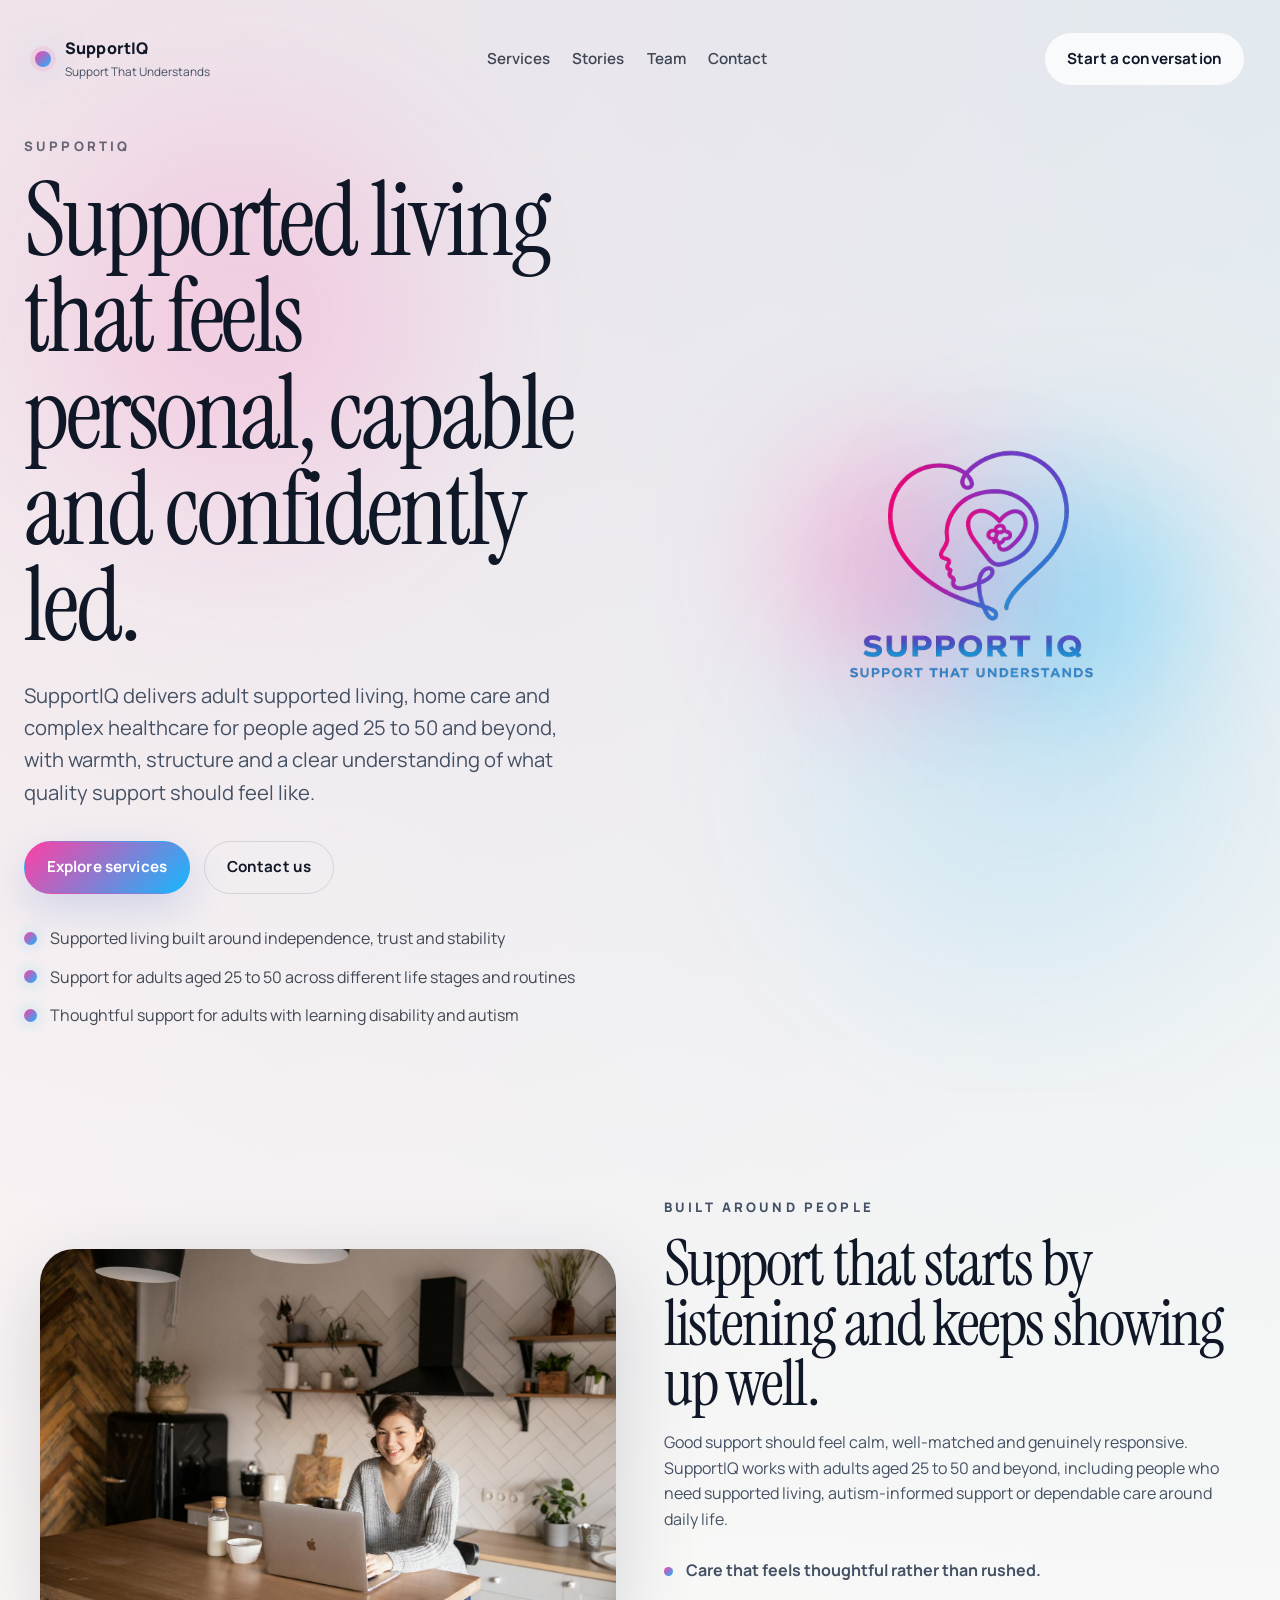
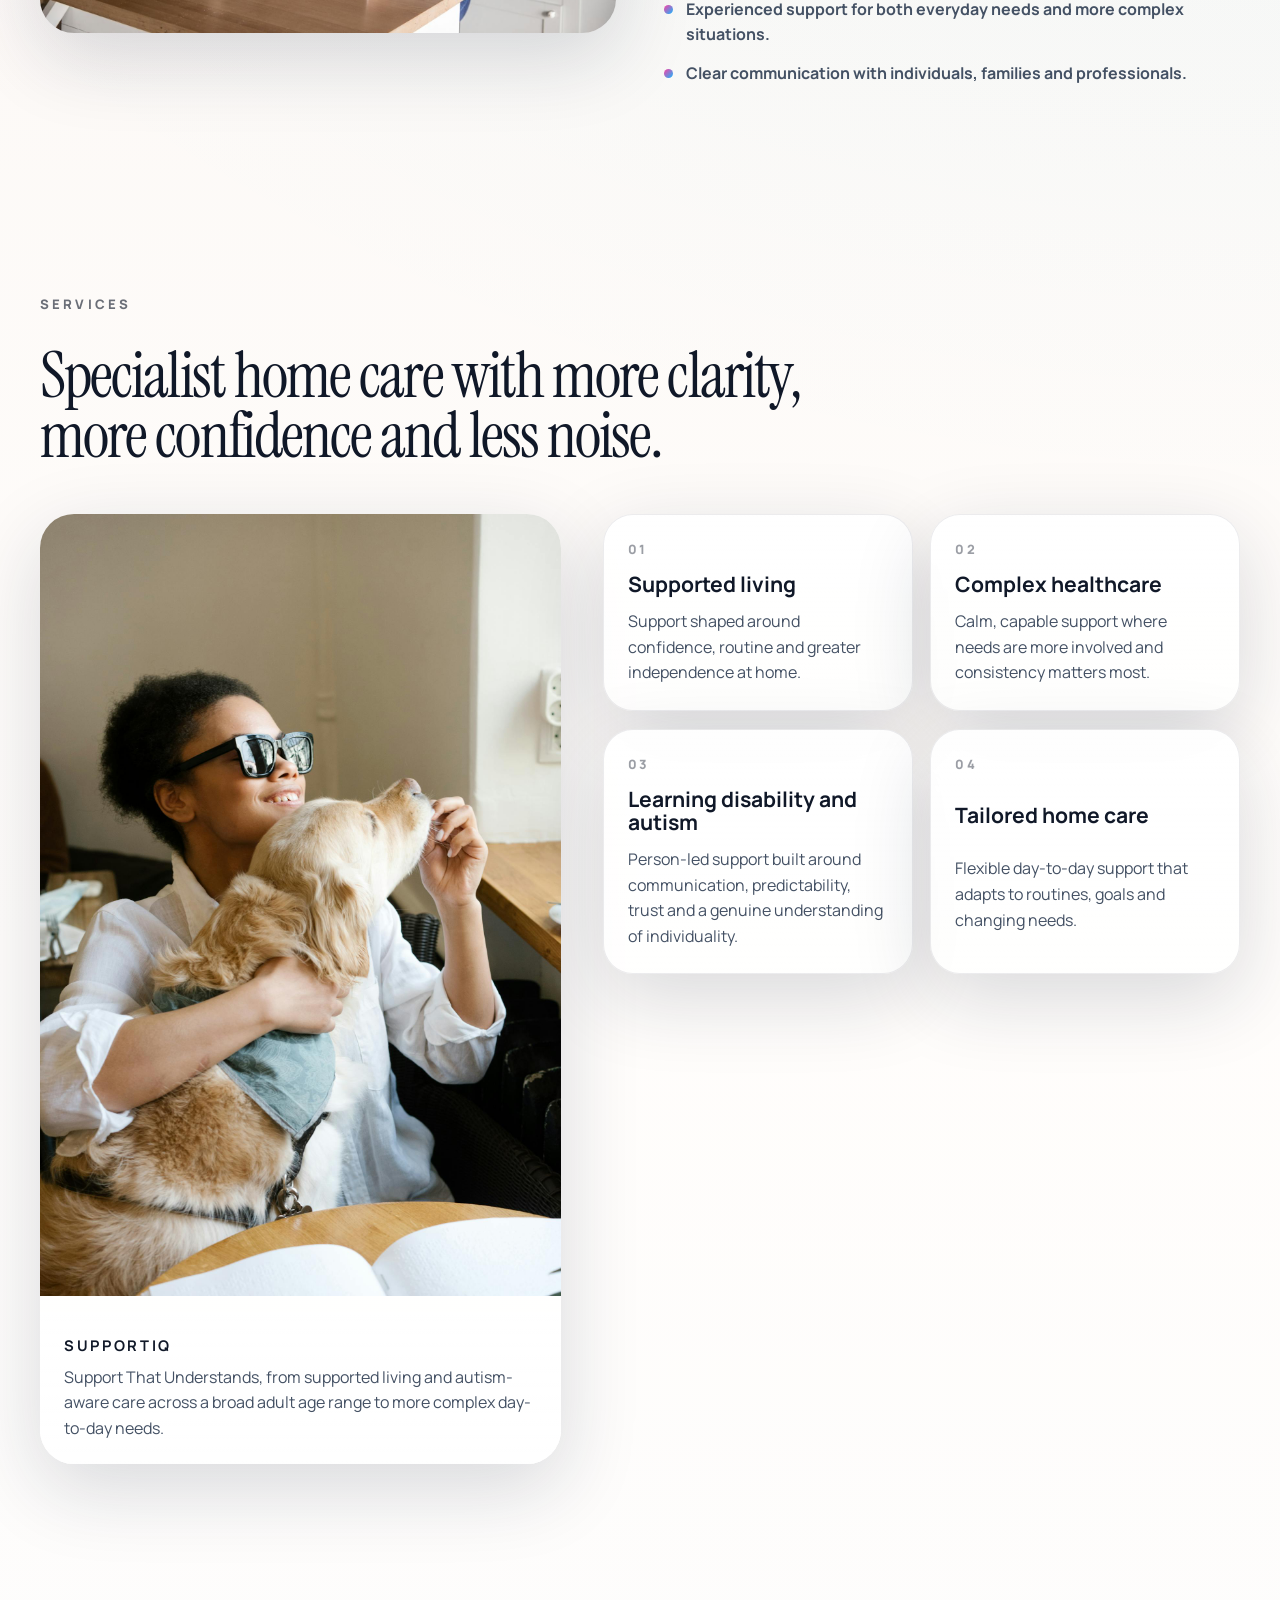
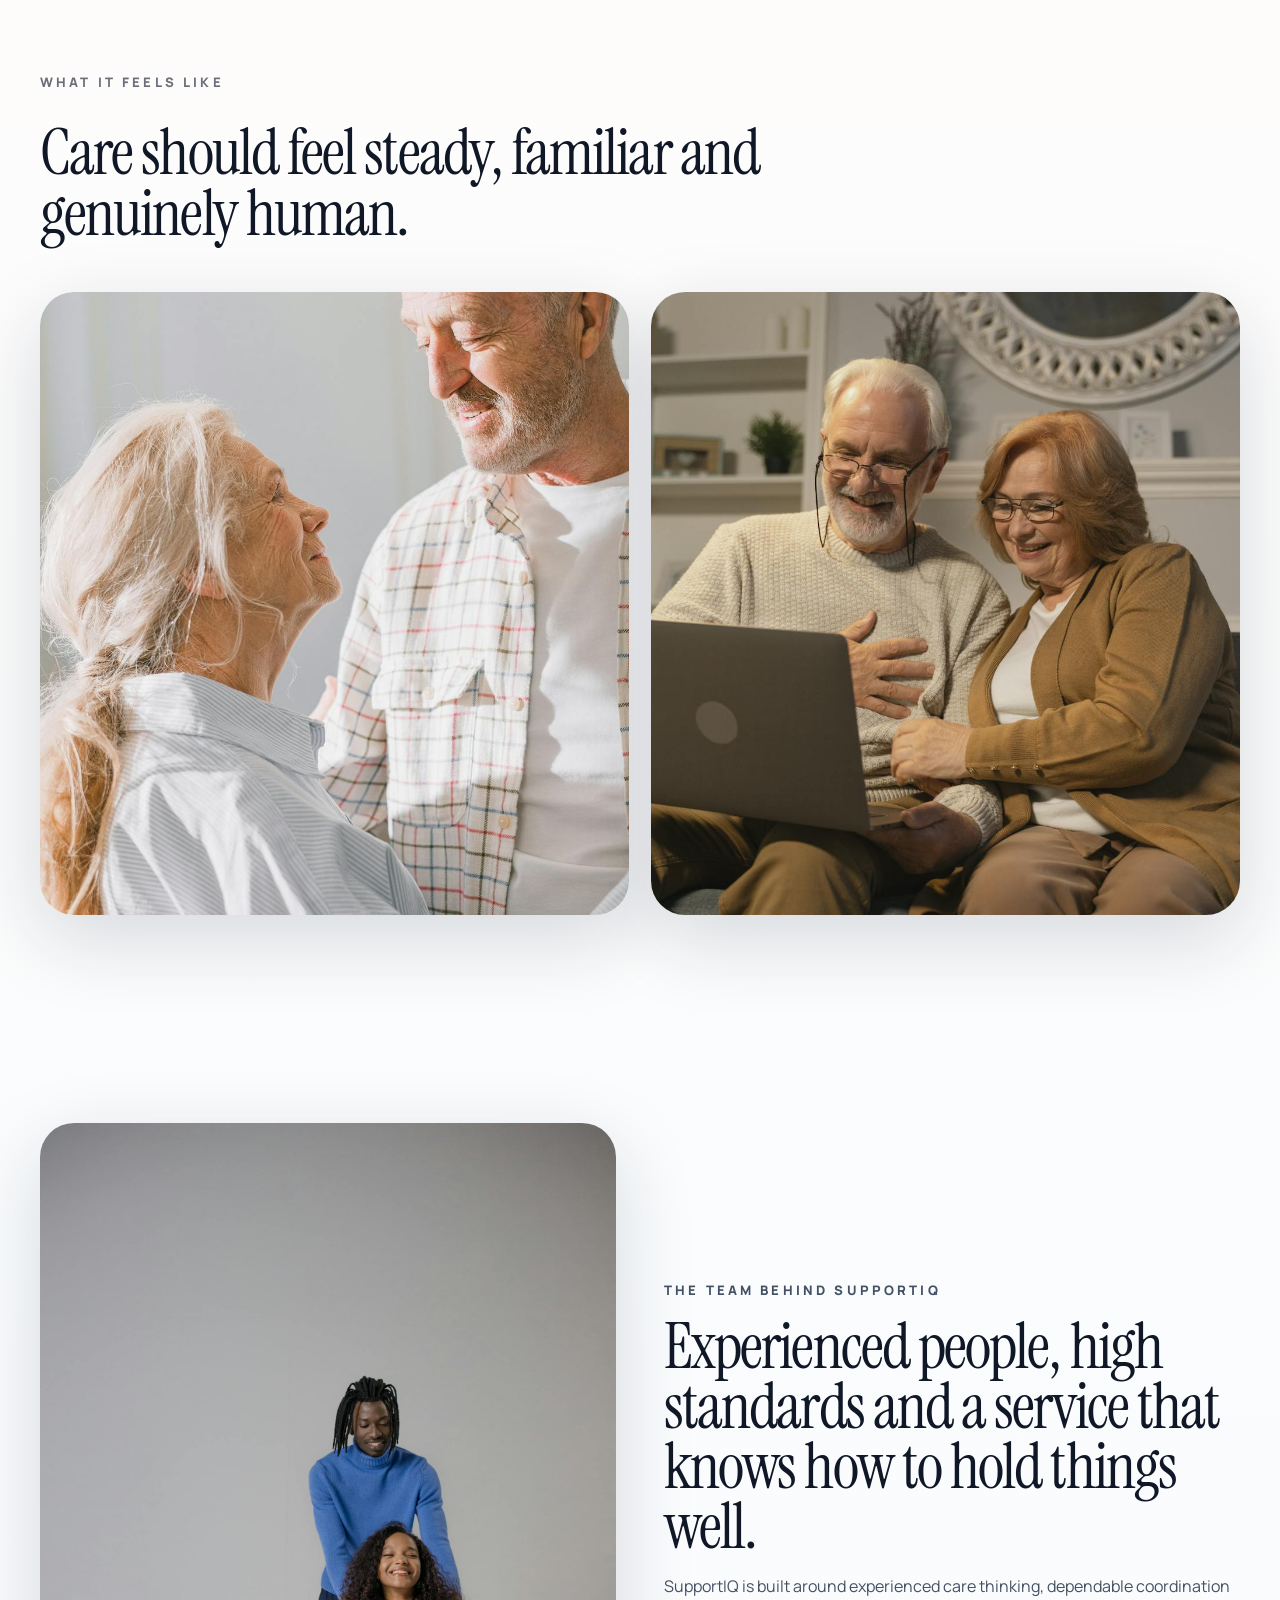
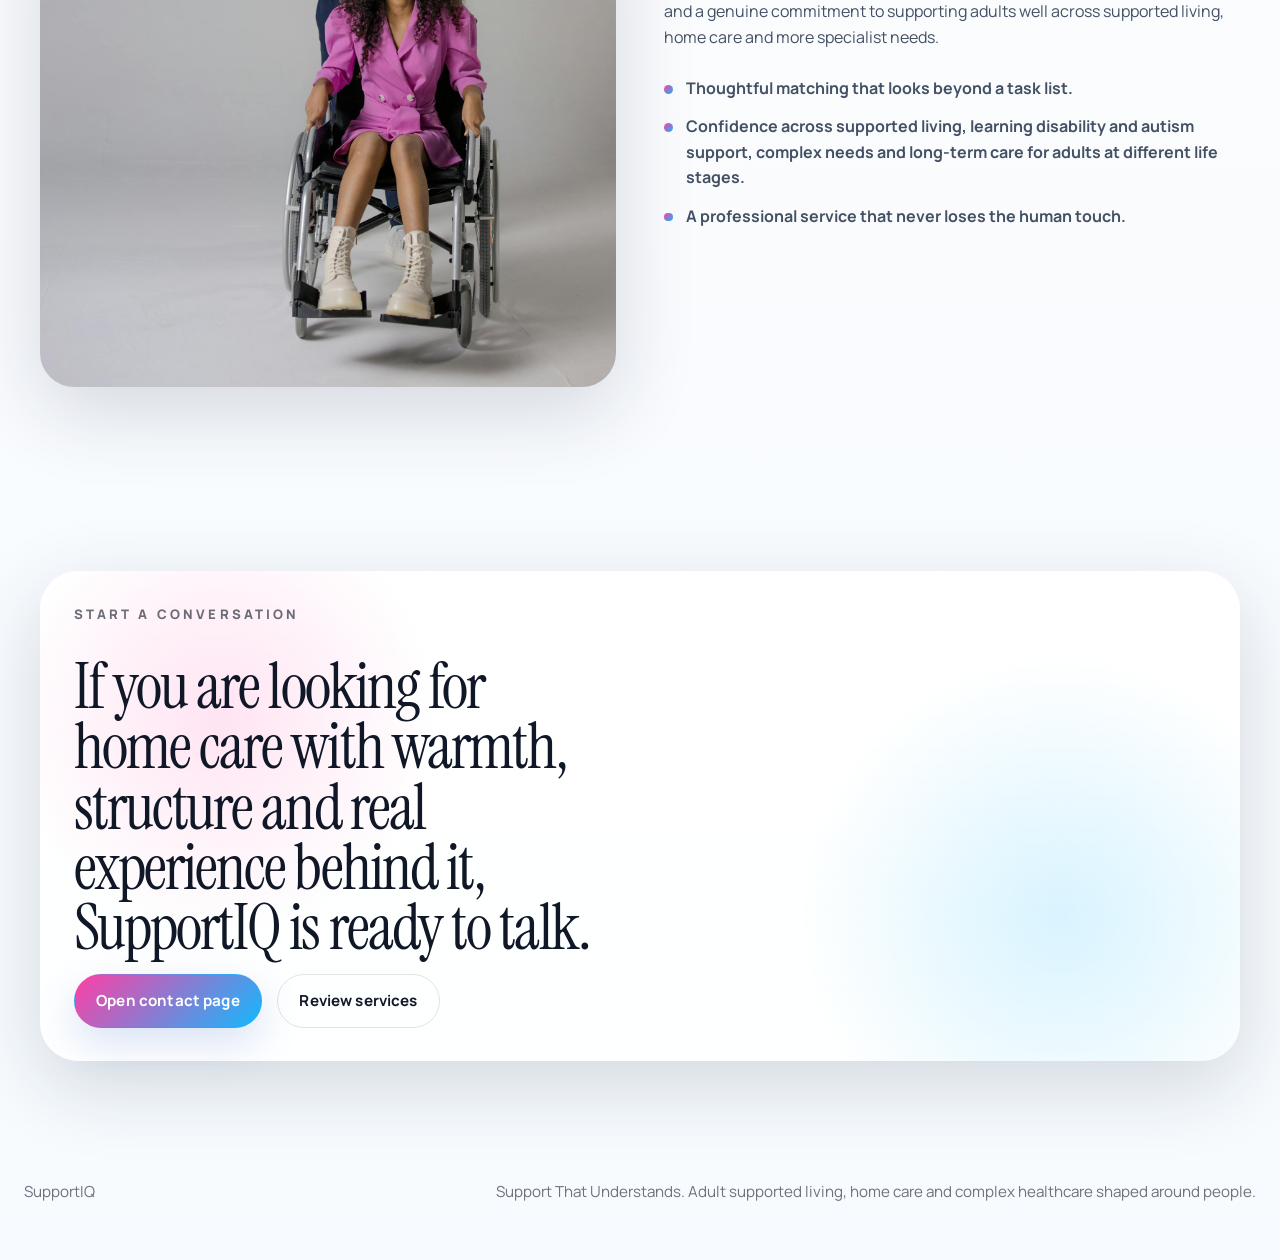
<file: index.html>
<!DOCTYPE html>
<html lang="en">
  <head>
    <meta charset="UTF-8" />
    <meta name="viewport" content="width=device-width, initial-scale=1.0" />
    <title>SupportIQ | Adult Supported Living and Specialist Care</title>
    <meta
      name="description"
      content="SupportIQ delivers adult supported living, home care and complex healthcare for people aged 25 to 50 and beyond, including learning disability and autism support."
    />
    <meta name="theme-color" content="#0f172a" />
    <link rel="preconnect" href="https://fonts.googleapis.com" />
    <link rel="preconnect" href="https://fonts.gstatic.com" crossorigin />
    <link
      href="https://fonts.googleapis.com/css2?family=Instrument+Serif:ital@0;1&family=Manrope:wght@400;500;600;700;800&display=swap"
      rel="stylesheet"
    />
    <link rel="stylesheet" href="styles.css" />
  </head>
  <body>
    <header class="site-header">
      <a class="brand" href="#top" aria-label="SupportIQ home">
        <span class="brand__mark" aria-hidden="true"></span>
        <span class="brand__text">
          <strong>SupportIQ</strong>
          <span>Support That Understands</span>
        </span>
      </a>

      <button
        class="menu-toggle"
        type="button"
        aria-expanded="false"
        aria-controls="site-nav"
        aria-label="Open navigation"
      >
        <span></span>
        <span></span>
      </button>

      <nav class="site-nav" id="site-nav">
        <a href="#services">Services</a>
        <a href="#stories">Stories</a>
        <a href="#team">Team</a>
        <a href="contact.html">Contact</a>
      </nav>

      <a class="button button--ghost header-cta" href="contact.html">Start a conversation</a>
    </header>

    <main id="top">
      <section class="hero">
        <div class="hero__light hero__light--pink" aria-hidden="true"></div>
        <div class="hero__light hero__light--cyan" aria-hidden="true"></div>
        <div class="hero__grid">
          <div class="hero__content" data-reveal>
            <p class="eyebrow">SupportIQ</p>
            <h1>Supported living that feels personal, capable and confidently led.</h1>
            <p class="hero__lede">
              SupportIQ delivers adult supported living, home care and complex
              healthcare for people aged 25 to 50 and beyond, with warmth, structure
              and a clear understanding of what quality support should feel like.
            </p>

            <div class="hero__actions">
              <a class="button" href="#services">Explore services</a>
              <a class="button button--text" href="contact.html">Contact us</a>
            </div>

            <ul class="hero__highlights" aria-label="Core service highlights">
              <li>Supported living built around independence, trust and stability</li>
              <li>Support for adults aged 25 to 50 across different life stages and routines</li>
              <li>Thoughtful support for adults with learning disability and autism</li>
            </ul>
          </div>

          <div class="hero__visual" data-reveal>
            <div class="hero__logo-wrap">
              <img
                class="hero__logo"
                src="assets/supportiq-logo-final.png"
                alt="SupportIQ logo with the slogan Support That Understands"
              />
            </div>
          </div>
        </div>
      </section>

      <section class="presence section">
        <div class="presence__media" data-reveal>
          <img
            class="media--living"
            src="assets/care-young-kitchen.jpg"
            alt="An adult in their 30s smiling at home in a bright kitchen, reflecting supported living and everyday independence"
          />
        </div>

        <div class="presence__content" data-reveal>
          <p class="eyebrow">Built Around People</p>
          <h2>Support that starts by listening and keeps showing up well.</h2>
          <p>
            Good support should feel calm, well-matched and genuinely responsive.
            SupportIQ works with adults aged 25 to 50 and beyond, including people
            who need supported living, autism-informed support or dependable care
            around daily life.
          </p>

          <div class="presence__checks" aria-label="What SupportIQ is known for">
            <p>Care that feels thoughtful rather than rushed.</p>
            <p>Experienced support for both everyday needs and more complex situations.</p>
            <p>Clear communication with individuals, families and professionals.</p>
          </div>
        </div>
      </section>

      <section class="services section" id="services">
        <div class="section__intro" data-reveal>
          <p class="eyebrow">Services</p>
          <h2>Specialist home care with more clarity, more confidence and less noise.</h2>
        </div>

        <div class="services__layout">
          <div class="services__media" data-reveal>
            <img
              class="services__media-main media--access"
              src="assets/care-guide-dog.jpg"
              alt="An adult woman in her 40s smiling with her assistance dog while seated at a table, reflecting confidence and independent living"
            />
            <div class="services__media-note">
              <strong>SupportIQ</strong>
              <p>Support That Understands, from supported living and autism-aware care across a broad adult age range to more complex day-to-day needs.</p>
            </div>
          </div>

          <div class="services__cards">
            <article class="service-card" data-reveal>
              <span>01</span>
              <h3>Supported living</h3>
              <p>Support shaped around confidence, routine and greater independence at home.</p>
            </article>

            <article class="service-card" data-reveal>
              <span>02</span>
              <h3>Complex healthcare</h3>
              <p>Calm, capable support where needs are more involved and consistency matters most.</p>
            </article>

            <article class="service-card" data-reveal>
              <span>03</span>
              <h3>Learning disability and autism</h3>
              <p>Person-led support built around communication, predictability, trust and a genuine understanding of individuality.</p>
            </article>

            <article class="service-card" data-reveal>
              <span>04</span>
              <h3>Tailored home care</h3>
              <p>Flexible day-to-day support that adapts to routines, goals and changing needs.</p>
            </article>
          </div>
        </div>
      </section>

      <section class="stories section" id="stories">
        <div class="section__intro" data-reveal>
          <p class="eyebrow">What It Feels Like</p>
          <h2>Care should feel steady, familiar and genuinely human.</h2>
        </div>

        <div class="stories__grid">
          <article class="story-card" data-reveal>
            <img
              class="media--dance"
              src="assets/care-smile-1.jpg"
              alt="Two adults in their 20s to 40s smiling together at home in a warm, joyful moment"
            />
            <div class="story-card__body">
              <h3>Presence that puts people at ease</h3>
              <p>SupportIQ values reassurance, patience and the kind of consistency that helps trust grow naturally.</p>
            </div>
          </article>

          <article class="story-card" data-reveal>
            <img
              class="media--planning"
              src="assets/care-smile-4.jpg"
              alt="Two adults in their 30s to 50s smiling together while using a laptop at home"
            />
            <div class="story-card__body">
              <h3>Conversations that stay person-led</h3>
              <p>Whether support is simple or specialist, the focus stays on what works best for the individual.</p>
            </div>
          </article>
        </div>
      </section>

      <section class="team section" id="team">
        <div class="team__image" data-reveal>
          <img
            class="media--team"
            src="assets/care-wheelchair.jpg"
            alt="Two adults in their 20s to 40s smiling together, reflecting confident support and inclusive care"
          />
        </div>

        <div class="team__content" data-reveal>
          <p class="eyebrow">The Team Behind SupportIQ</p>
          <h2>Experienced people, high standards and a service that knows how to hold things well.</h2>
          <p>
            SupportIQ is built around experienced care thinking, dependable coordination
            and a genuine commitment to supporting adults well across supported living,
            home care and more specialist needs.
          </p>

          <div class="team__points">
            <p>Thoughtful matching that looks beyond a task list.</p>
            <p>Confidence across supported living, learning disability and autism support, complex needs and long-term care for adults at different life stages.</p>
            <p>A professional service that never loses the human touch.</p>
          </div>
        </div>
      </section>

      <section class="cta-band section">
        <div class="cta-band__content" data-reveal>
          <p class="eyebrow">Start A Conversation</p>
          <h2>If you are looking for home care with warmth, structure and real experience behind it, SupportIQ is ready to talk.</h2>
          <div class="cta-band__actions">
            <a class="button" href="contact.html">Open contact page</a>
            <a class="button button--text" href="#services">Review services</a>
          </div>
        </div>
      </section>
    </main>

    <footer class="site-footer">
      <p>SupportIQ</p>
      <p>Support That Understands. Adult supported living, home care and complex healthcare shaped around people.</p>
    </footer>

    <script src="script.js"></script>
  </body>
</html>
</file>
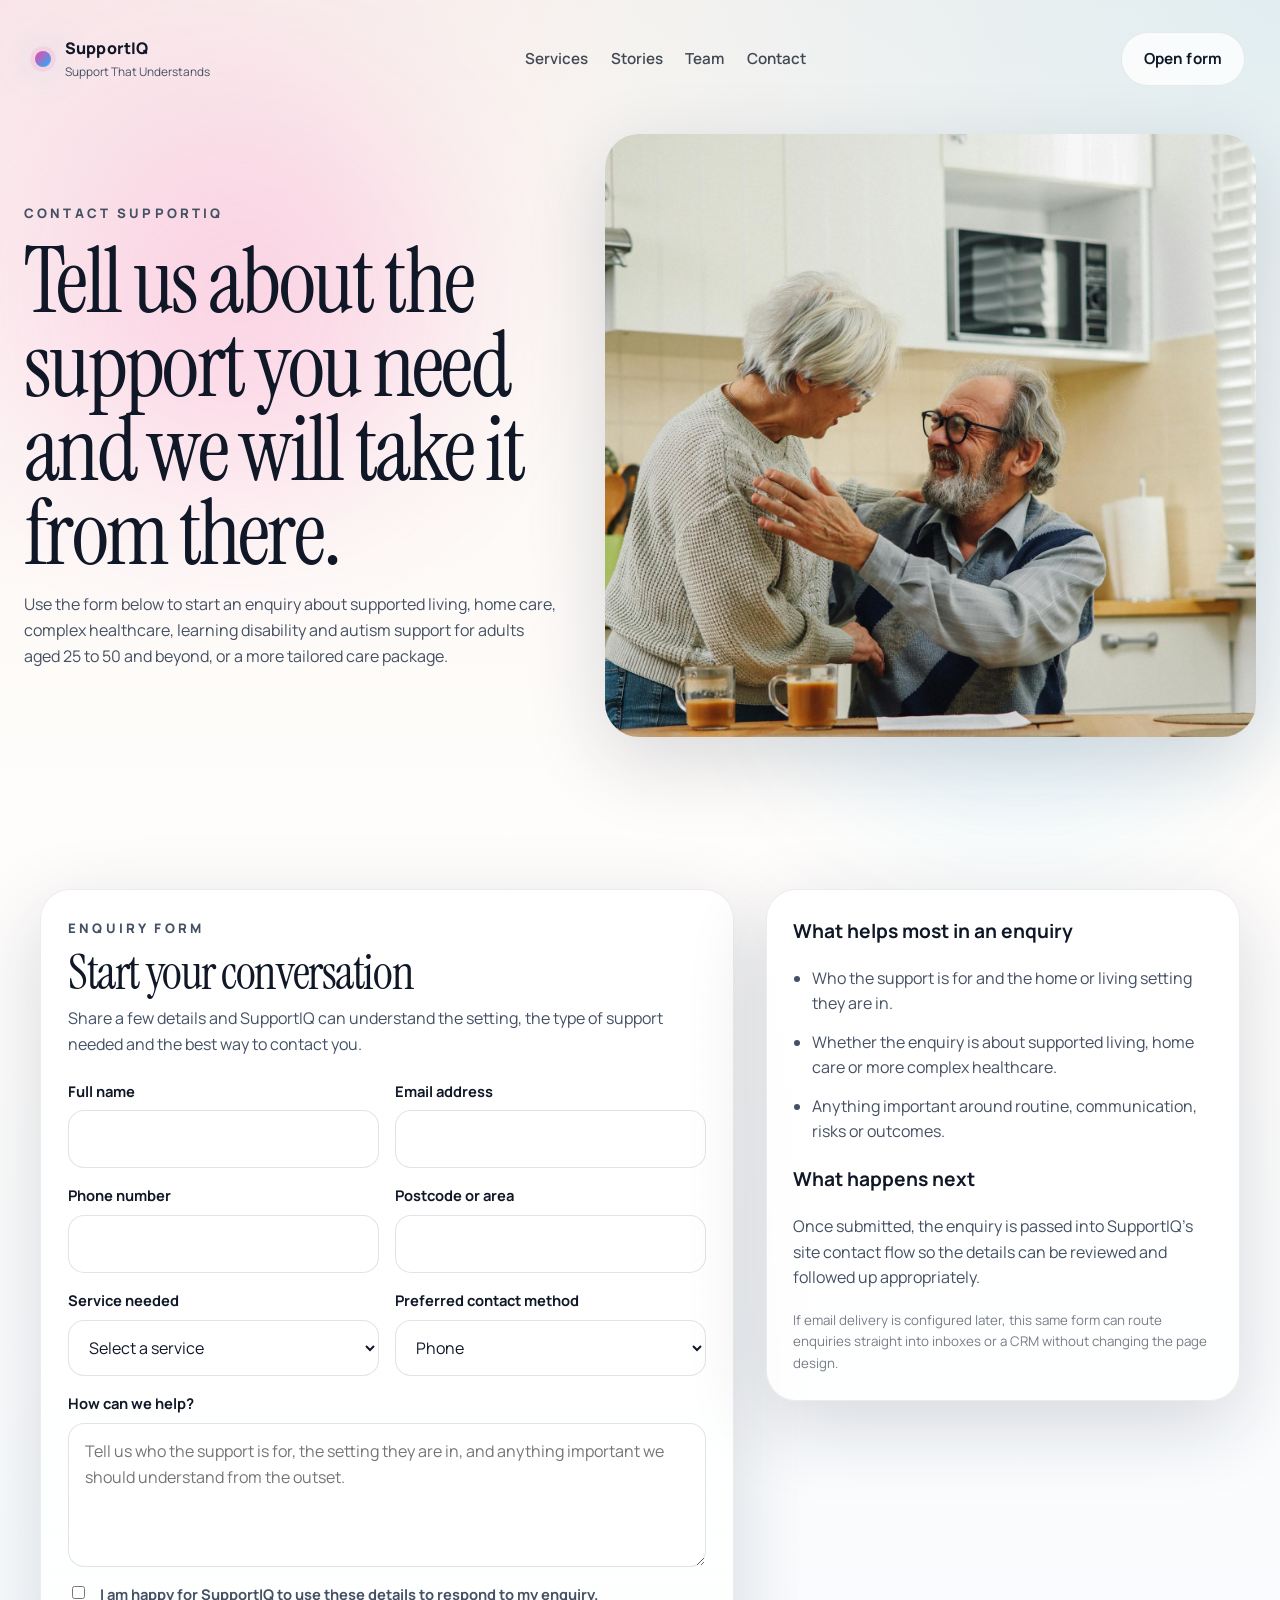
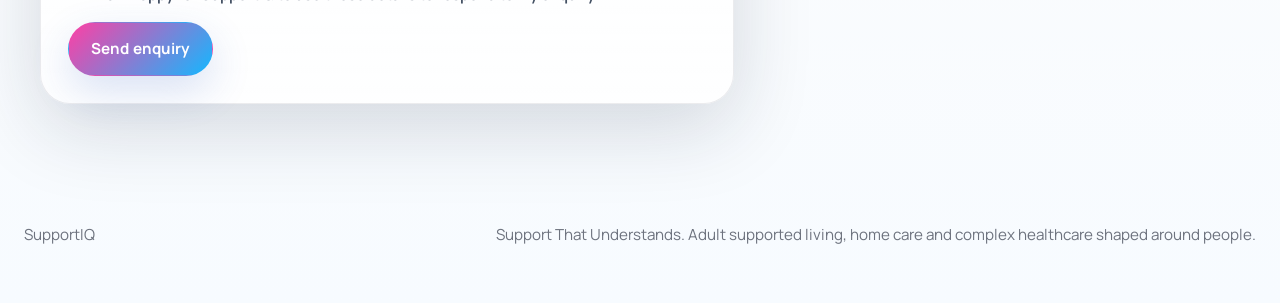
<file: contact.html>
<!DOCTYPE html>
<html lang="en">
  <head>
    <meta charset="UTF-8" />
    <meta name="viewport" content="width=device-width, initial-scale=1.0" />
    <title>Contact SupportIQ | Start a Supported Living Enquiry</title>
    <meta
      name="description"
      content="Contact SupportIQ to discuss supported living, home care, complex healthcare, learning disability and autism support for adults aged 25 to 50 and beyond."
    />
    <meta name="theme-color" content="#0f172a" />
    <link rel="preconnect" href="https://fonts.googleapis.com" />
    <link rel="preconnect" href="https://fonts.gstatic.com" crossorigin />
    <link
      href="https://fonts.googleapis.com/css2?family=Instrument+Serif:ital@0;1&family=Manrope:wght@400;500;600;700;800&display=swap"
      rel="stylesheet"
    />
    <link rel="stylesheet" href="styles.css" />
  </head>
  <body>
    <header class="site-header">
      <a class="brand" href="index.html" aria-label="SupportIQ home">
        <span class="brand__mark" aria-hidden="true"></span>
        <span class="brand__text">
          <strong>SupportIQ</strong>
          <span>Support That Understands</span>
        </span>
      </a>

      <button
        class="menu-toggle"
        type="button"
        aria-expanded="false"
        aria-controls="site-nav"
        aria-label="Open navigation"
      >
        <span></span>
        <span></span>
      </button>

      <nav class="site-nav" id="site-nav">
        <a href="index.html#services">Services</a>
        <a href="index.html#stories">Stories</a>
        <a href="index.html#team">Team</a>
        <a href="contact.html">Contact</a>
      </nav>

      <a class="button button--ghost header-cta" href="#enquiry-form">Open form</a>
    </header>

    <main>
      <section class="page-hero">
        <div class="hero__light hero__light--pink" aria-hidden="true"></div>
        <div class="hero__light hero__light--cyan" aria-hidden="true"></div>
        <div class="page-hero__grid">
          <div class="contact-page__hero" data-reveal>
            <p class="eyebrow">Contact SupportIQ</p>
            <h1>Tell us about the support you need and we will take it from there.</h1>
            <p>
              Use the form below to start an enquiry about supported living, home
              care, complex healthcare, learning disability and autism support for
              adults aged 25 to 50 and beyond, or a more tailored care package.
            </p>
          </div>

          <div class="contact-page__photo" data-reveal>
            <img
              class="media--contact"
              src="assets/care-smile-2.jpg"
              alt="Two adults in their 30s smiling together in a bright kitchen at home"
            />
          </div>
        </div>
      </section>

      <section class="section">
        <div class="contact-shell">
          <div class="contact-form-card" data-reveal>
            <div class="contact-form-card__intro">
              <p class="eyebrow">Enquiry Form</p>
              <h2 id="enquiry-form">Start your conversation</h2>
              <p>
                Share a few details and SupportIQ can understand the setting, the
                type of support needed and the best way to contact you.
              </p>
            </div>

            <form class="contact-form" data-contact-form novalidate>
              <div class="contact-form__grid">
                <div class="field">
                  <label for="full-name">Full name</label>
                  <input id="full-name" name="name" type="text" autocomplete="name" required />
                </div>

                <div class="field">
                  <label for="email">Email address</label>
                  <input id="email" name="email" type="email" autocomplete="email" required />
                </div>

                <div class="field">
                  <label for="phone">Phone number</label>
                  <input id="phone" name="phone" type="tel" autocomplete="tel" />
                </div>

                <div class="field">
                  <label for="postcode">Postcode or area</label>
                  <input id="postcode" name="location" type="text" autocomplete="postal-code" />
                </div>

                <div class="field">
                  <label for="service">Service needed</label>
                  <select id="service" name="service" required>
                    <option value="">Select a service</option>
                    <option value="Supported living">Supported living</option>
                    <option value="Complex healthcare">Complex healthcare</option>
                    <option value="Learning disability and autism support">Learning disability and autism support</option>
                    <option value="Tailored home care">Tailored home care</option>
                    <option value="Unsure / need advice">Unsure / need advice</option>
                  </select>
                </div>

                <div class="field">
                  <label for="contact-method">Preferred contact method</label>
                  <select id="contact-method" name="preferredContact">
                    <option value="Phone">Phone</option>
                    <option value="Email">Email</option>
                    <option value="Either">Either is fine</option>
                  </select>
                </div>

                <div class="field field--full">
                  <label for="message">How can we help?</label>
                  <textarea
                    id="message"
                    name="message"
                    placeholder="Tell us who the support is for, the setting they are in, and anything important we should understand from the outset."
                    required
                  ></textarea>
                </div>

                <label class="checkbox field--full">
                  <input type="checkbox" name="consent" required />
                  <span>I am happy for SupportIQ to use these details to respond to my enquiry.</span>
                </label>
              </div>

              <div class="contact-form__actions">
                <button class="button" type="submit">Send enquiry</button>
                <p class="form-status" data-form-status aria-live="polite"></p>
              </div>
            </form>
          </div>

          <aside class="contact-page__aside" data-reveal>
            <h3>What helps most in an enquiry</h3>
            <ul>
              <li>Who the support is for and the home or living setting they are in.</li>
              <li>Whether the enquiry is about supported living, home care or more complex healthcare.</li>
              <li>Anything important around routine, communication, risks or outcomes.</li>
            </ul>

            <h3>What happens next</h3>
            <p>
              Once submitted, the enquiry is passed into SupportIQ's site contact flow
              so the details can be reviewed and followed up appropriately.
            </p>

            <small>
              If email delivery is configured later, this same form can route enquiries
              straight into inboxes or a CRM without changing the page design.
            </small>
          </aside>
        </div>
      </section>
    </main>

    <footer class="site-footer">
      <p>SupportIQ</p>
      <p>Support That Understands. Adult supported living, home care and complex healthcare shaped around people.</p>
    </footer>

    <script src="script.js"></script>
  </body>
</html>
</file>
<file: styles.css>
:root {
  --bg: #f8f3ef;
  --bg-soft: #fdf9f6;
  --ink: #101828;
  --ink-soft: #445164;
  --line: rgba(16, 24, 40, 0.12);
  --white: #ffffff;
  --cyan: #13b8ff;
  --pink: #ff3fa4;
  --violet: #7c57ff;
  --aqua: #61dde4;
  --shadow: 0 24px 80px rgba(18, 32, 56, 0.16);
  --radius: 28px;
  --section-width: min(1200px, calc(100vw - 3rem));
}

*,
*::before,
*::after {
  box-sizing: border-box;
}

html {
  scroll-behavior: smooth;
}

body {
  margin: 0;
  min-width: 320px;
  color: var(--ink);
  background:
    radial-gradient(circle at top left, rgba(255, 63, 164, 0.08), transparent 28%),
    radial-gradient(circle at top right, rgba(19, 184, 255, 0.1), transparent 34%),
    linear-gradient(180deg, #f8f3ef 0%, #fffdfb 42%, #f7fbff 100%);
  font-family: "Manrope", sans-serif;
  line-height: 1.6;
}

img {
  display: block;
  max-width: 100%;
}

a {
  color: inherit;
  text-decoration: none;
}

button,
input,
textarea,
select {
  font: inherit;
}

.site-header {
  position: fixed;
  inset: 0 0 auto;
  z-index: 20;
  display: grid;
  grid-template-columns: auto 1fr auto;
  align-items: center;
  gap: 1.5rem;
  width: min(1320px, calc(100vw - 2rem));
  margin: 1rem auto 0;
  padding: 0.95rem 1.15rem;
  border: 1px solid transparent;
  border-radius: 999px;
  transition:
    background-color 220ms ease,
    border-color 220ms ease,
    box-shadow 220ms ease,
    transform 220ms ease;
}

.site-header.is-scrolled {
  background: rgba(255, 251, 247, 0.78);
  border-color: rgba(16, 24, 40, 0.08);
  box-shadow: 0 18px 50px rgba(17, 29, 48, 0.1);
  backdrop-filter: blur(18px);
}

.brand {
  display: inline-flex;
  align-items: center;
  gap: 0.9rem;
}

.brand__mark {
  width: 0.95rem;
  height: 0.95rem;
  border-radius: 999px;
  background: linear-gradient(135deg, var(--pink), var(--cyan));
  box-shadow:
    0 0 0 0.3rem rgba(255, 63, 164, 0.1),
    0 0 2.5rem rgba(19, 184, 255, 0.4);
}

.brand__text {
  display: grid;
  gap: 0.1rem;
}

.brand__text strong,
.brand__text span {
  display: block;
}

.brand__text strong {
  font-size: 1rem;
  font-weight: 800;
  letter-spacing: 0.01em;
}

.brand__text span {
  font-size: 0.74rem;
  color: var(--ink-soft);
}

.site-nav {
  display: inline-flex;
  justify-content: center;
  gap: 1.4rem;
}

.site-nav a {
  position: relative;
  font-size: 0.95rem;
  font-weight: 600;
  color: rgba(16, 24, 40, 0.78);
}

.site-nav a::after {
  content: "";
  position: absolute;
  left: 0;
  bottom: -0.35rem;
  width: 100%;
  height: 2px;
  transform: scaleX(0);
  transform-origin: left;
  background: linear-gradient(90deg, var(--pink), var(--cyan));
  transition: transform 180ms ease;
}

.site-nav a:hover::after,
.site-nav a:focus-visible::after {
  transform: scaleX(1);
}

.menu-toggle {
  display: none;
  place-items: center;
  gap: 0.28rem;
  width: 3rem;
  height: 3rem;
  border: 1px solid rgba(16, 24, 40, 0.08);
  border-radius: 999px;
  background: rgba(255, 255, 255, 0.7);
}

.menu-toggle span {
  display: block;
  width: 1rem;
  height: 2px;
  border-radius: 999px;
  background: var(--ink);
  transition: transform 180ms ease, opacity 180ms ease;
}

.menu-toggle[aria-expanded="true"] span:first-child {
  transform: translateY(3px) rotate(45deg);
}

.menu-toggle[aria-expanded="true"] span:last-child {
  transform: translateY(-3px) rotate(-45deg);
}

.button {
  display: inline-flex;
  align-items: center;
  justify-content: center;
  min-height: 3.25rem;
  padding: 0.85rem 1.35rem;
  border-radius: 999px;
  border: 1px solid transparent;
  background: linear-gradient(135deg, var(--pink), var(--cyan));
  color: var(--white);
  font-size: 0.95rem;
  font-weight: 700;
  letter-spacing: 0.01em;
  box-shadow: 0 15px 40px rgba(52, 97, 194, 0.18);
  transition:
    transform 180ms ease,
    box-shadow 180ms ease,
    filter 180ms ease;
}

.button:hover,
.button:focus-visible {
  transform: translateY(-2px);
  box-shadow: 0 22px 48px rgba(43, 91, 186, 0.22);
  filter: saturate(1.05);
}

a:focus-visible,
button:focus-visible {
  outline: 2px solid rgba(19, 184, 255, 0.88);
  outline-offset: 4px;
}

.button--ghost {
  background: rgba(255, 255, 255, 0.78);
  color: var(--ink);
  border-color: rgba(16, 24, 40, 0.08);
  box-shadow: none;
}

.button--text {
  background: transparent;
  color: var(--ink);
  border-color: rgba(16, 24, 40, 0.12);
  box-shadow: none;
}

.hero {
  position: relative;
  overflow: clip;
  min-height: 100svh;
  padding: 8.5rem 0 4rem;
}

.hero__grid {
  position: relative;
  z-index: 1;
  display: grid;
  grid-template-columns: minmax(0, 1.05fr) minmax(340px, 0.95fr);
  gap: clamp(2rem, 4vw, 4rem);
  align-items: center;
  width: min(1320px, calc(100vw - 3rem));
  margin: 0 auto;
}

.hero__content {
  max-width: 41rem;
}

.eyebrow {
  margin: 0 0 1rem;
  color: rgba(16, 24, 40, 0.62);
  font-size: 0.82rem;
  font-weight: 800;
  letter-spacing: 0.24em;
  text-transform: uppercase;
}

.hero h1,
.section h2 {
  margin: 0;
  font-family: "Instrument Serif", serif;
  font-weight: 400;
  line-height: 0.94;
  letter-spacing: -0.03em;
}

.hero h1 {
  max-width: 12ch;
  font-size: clamp(3.5rem, 8vw, 7rem);
}

.hero__lede {
  max-width: 36rem;
  margin: 1.6rem 0 0;
  color: var(--ink-soft);
  font-size: clamp(1.05rem, 2.4vw, 1.26rem);
}

.hero__actions {
  display: flex;
  flex-wrap: wrap;
  gap: 0.9rem;
  margin-top: 2rem;
}

.hero__highlights {
  display: grid;
  gap: 0.8rem;
  margin: 2rem 0 0;
  padding: 0;
  list-style: none;
}

.hero__highlights li {
  display: flex;
  align-items: flex-start;
  gap: 0.8rem;
  max-width: 40rem;
  color: rgba(16, 24, 40, 0.78);
}

.hero__highlights li::before {
  content: "";
  flex: 0 0 0.8rem;
  width: 0.8rem;
  height: 0.8rem;
  margin-top: 0.35rem;
  border-radius: 999px;
  background: linear-gradient(135deg, var(--pink), var(--cyan));
  box-shadow: 0 0 1rem rgba(19, 184, 255, 0.35);
}

.hero__visual {
  position: relative;
  display: grid;
  justify-items: end;
  align-content: center;
  padding-block: 0;
}

.hero__logo-wrap {
  position: relative;
  display: grid;
  place-items: center;
  width: min(100%, 36rem);
  margin-left: auto;
  padding: 0;
  overflow: visible;
  border-radius: 0;
  background: transparent;
  border: 0;
  box-shadow: none;
}

.hero__logo-wrap::before,
.hero__logo-wrap::after {
  content: "";
  position: absolute;
  inset: 17% auto auto 18%;
  width: 13rem;
  height: 13rem;
  border-radius: 50%;
  background: rgba(255, 63, 164, 0.34);
  filter: blur(70px);
  animation: drift 9s ease-in-out infinite;
}

.hero__logo-wrap::after {
  inset: auto 10% 16% auto;
  width: 15rem;
  height: 15rem;
  background: rgba(19, 184, 255, 0.3);
  animation-duration: 11s;
  animation-direction: reverse;
}

.hero__logo {
  position: relative;
  z-index: 1;
  width: 100%;
  height: auto;
  filter:
    saturate(1.04)
    contrast(1.02)
    drop-shadow(0 1.75rem 4rem rgba(33, 66, 124, 0.18));
  animation: float 7s ease-in-out infinite;
}

.hero__light {
  position: absolute;
  border-radius: 50%;
  filter: blur(90px);
  opacity: 0.42;
  pointer-events: none;
}

.hero__light--pink {
  top: 12%;
  left: 4%;
  width: 24rem;
  height: 24rem;
  background: rgba(255, 63, 164, 0.38);
  animation: drift 16s ease-in-out infinite;
}

.hero__light--cyan {
  right: 4%;
  bottom: 10%;
  width: 26rem;
  height: 26rem;
  background: rgba(19, 184, 255, 0.28);
  animation: drift 20s ease-in-out infinite reverse;
}

.section {
  width: var(--section-width);
  margin: 0 auto;
  padding: 6.5rem 0;
}

.section__intro {
  display: grid;
  gap: 0.9rem;
  max-width: 48rem;
}

.section h2 {
  font-size: clamp(2.7rem, 5vw, 4.8rem);
}

.statement {
  display: grid;
  grid-template-columns: minmax(0, 0.95fr) minmax(0, 1.05fr);
  gap: 2rem 3rem;
  align-items: start;
}

.statement__body {
  display: grid;
  gap: 1.2rem;
  padding-top: 0.4rem;
  color: var(--ink-soft);
  font-size: 1.03rem;
}

.service-list {
  margin-top: 3rem;
  border-top: 1px solid var(--line);
}

.service-row {
  position: relative;
  display: grid;
  grid-template-columns: auto minmax(0, 1fr) auto;
  gap: 1.4rem 2rem;
  align-items: start;
  padding: 2rem 0;
  border-bottom: 1px solid var(--line);
  transition: transform 180ms ease, color 180ms ease;
}

.service-row::before {
  content: "";
  position: absolute;
  inset: auto auto 0 0;
  width: 0;
  height: 2px;
  background: linear-gradient(90deg, var(--pink), var(--cyan));
  transition: width 220ms ease;
}

.service-row:hover,
.service-row:focus-within {
  transform: translateX(0.3rem);
}

.service-row:hover::before,
.service-row:focus-within::before {
  width: 100%;
}

.service-row__index,
.journey-step span,
.team__item span {
  font-size: 0.88rem;
  font-weight: 800;
  letter-spacing: 0.2em;
  color: rgba(16, 24, 40, 0.42);
}

.service-row__content h3,
.approach-point h3,
.journey-step h3 {
  margin: 0 0 0.6rem;
  font-size: 1.55rem;
  font-weight: 800;
  line-height: 1.1;
}

.service-row__content p,
.approach-point p,
.journey-step p,
.team__copy p,
.contact__panel p,
.approach__lead p {
  margin: 0;
  color: var(--ink-soft);
}

.service-row__tag {
  max-width: 16rem;
  margin: 0;
  color: rgba(16, 24, 40, 0.54);
  font-weight: 700;
  text-align: right;
}

.section--dark {
  position: relative;
  overflow: clip;
  width: 100%;
  margin: 0;
  padding: 0;
  background:
    radial-gradient(circle at 18% 22%, rgba(255, 63, 164, 0.2), transparent 24%),
    radial-gradient(circle at 82% 78%, rgba(19, 184, 255, 0.22), transparent 28%),
    linear-gradient(180deg, #0f1725 0%, #111c31 100%);
  color: var(--white);
}

.section--dark .section__intro,
.approach__grid {
  width: var(--section-width);
  margin: 0 auto;
}

.section--dark .section__intro {
  padding: 6.5rem 0 0;
}

.section--dark .eyebrow,
.section--dark .approach__lead p,
.section--dark .approach-point p {
  color: rgba(255, 255, 255, 0.72);
}

.approach__grid {
  display: grid;
  grid-template-columns: minmax(0, 0.95fr) minmax(0, 1.05fr);
  gap: 2rem 4rem;
  padding: 2.5rem 0 6.5rem;
}

.approach__lead {
  display: grid;
  gap: 1.2rem;
  font-size: 1.05rem;
}

.approach__points {
  display: grid;
  gap: 1.6rem;
}

.approach-point {
  padding: 0 0 1.6rem;
  border-bottom: 1px solid rgba(255, 255, 255, 0.14);
}

.team__heading {
  max-width: 50rem;
}

.team__grid {
  display: grid;
  grid-template-columns: minmax(0, 0.95fr) minmax(0, 1.05fr);
  gap: 2rem 3rem;
  margin-top: 3rem;
}

.team__copy {
  display: grid;
  gap: 1.2rem;
  font-size: 1.05rem;
}

.team__list {
  display: grid;
  gap: 1.2rem;
}

.team__item {
  display: grid;
  grid-template-columns: auto 1fr;
  gap: 1.2rem;
  align-items: start;
  padding: 1.3rem 0;
  border-top: 1px solid var(--line);
}

.team__item:last-child {
  border-bottom: 1px solid var(--line);
}

.team__item p {
  margin: 0;
  font-size: 1.08rem;
  font-weight: 700;
}

.journey__steps {
  display: grid;
  grid-template-columns: repeat(3, minmax(0, 1fr));
  gap: 1.4rem;
  margin-top: 3rem;
}

.journey-step {
  display: grid;
  gap: 0.9rem;
  padding: 1.8rem;
  min-height: 100%;
  border: 1px solid rgba(16, 24, 40, 0.08);
  border-radius: var(--radius);
  background:
    linear-gradient(180deg, rgba(255, 255, 255, 0.92), rgba(255, 255, 255, 0.74));
  box-shadow: var(--shadow);
  transition: transform 180ms ease, box-shadow 180ms ease;
}

.journey-step:hover,
.journey-step:focus-within {
  transform: translateY(-4px);
  box-shadow: 0 26px 70px rgba(18, 32, 56, 0.18);
}

.contact {
  display: grid;
  grid-template-columns: minmax(0, 1.1fr) minmax(280px, 0.9fr);
  gap: 2rem 3rem;
  align-items: end;
}

.contact__panel {
  max-width: 48rem;
}

.contact__details {
  padding: 2rem;
  border: 1px solid rgba(16, 24, 40, 0.08);
  border-radius: var(--radius);
  background:
    linear-gradient(180deg, rgba(255, 255, 255, 0.88), rgba(255, 255, 255, 0.7));
  box-shadow: var(--shadow);
}

.contact__details p {
  margin: 0 0 1rem;
  font-weight: 800;
}

.contact__details ul {
  display: grid;
  gap: 0.75rem;
  margin: 0;
  padding-left: 1.1rem;
  color: var(--ink-soft);
}

.site-footer {
  display: flex;
  justify-content: space-between;
  gap: 1rem;
  width: min(1320px, calc(100vw - 3rem));
  margin: 0 auto;
  padding: 0 0 2.5rem;
  color: rgba(16, 24, 40, 0.6);
  font-size: 0.95rem;
}

.presence,
.team {
  display: grid;
  grid-template-columns: minmax(0, 1fr) minmax(0, 1fr);
  gap: 2rem 3rem;
  align-items: center;
}

.presence__media,
.team__image,
.story-card,
.services__media,
.contact-page__photo,
.contact-page__aside {
  border-radius: calc(var(--radius) + 6px);
  overflow: hidden;
  box-shadow: var(--shadow);
}

.presence__media img,
.team__image img,
.story-card img,
.services__media-main,
.contact-page__photo img {
  width: 100%;
  height: 100%;
  object-fit: cover;
}

.media--living {
  object-position: center 48%;
}

.media--access {
  object-position: center 22%;
}

.media--dance {
  object-position: center 36%;
}

.media--planning {
  object-position: center 38%;
}

.media--team {
  object-position: center 24%;
}

.media--contact {
  object-position: center 30%;
}

.presence__content,
.team__content {
  display: grid;
  gap: 1rem;
}

.presence__content p,
.team__content p {
  margin: 0;
  color: var(--ink-soft);
}

.presence__checks,
.team__points {
  display: grid;
  gap: 0.8rem;
  margin-top: 0.6rem;
}

.presence__checks p,
.team__points p {
  position: relative;
  padding-left: 1.35rem;
  font-weight: 700;
}

.presence__checks p::before,
.team__points p::before {
  content: "";
  position: absolute;
  left: 0;
  top: 0.55rem;
  width: 0.55rem;
  height: 0.55rem;
  border-radius: 999px;
  background: linear-gradient(135deg, var(--pink), var(--cyan));
}

.services__layout {
  display: grid;
  grid-template-columns: minmax(300px, 0.9fr) minmax(0, 1.1fr);
  gap: 2rem 2.6rem;
  margin-top: 3rem;
  align-items: start;
}

.services__media {
  position: sticky;
  top: 6.5rem;
  display: grid;
  gap: 1rem;
  background: rgba(255, 255, 255, 0.68);
}

.services__media-main {
  min-height: 30rem;
}

.services__media-note {
  padding: 1.4rem 1.5rem;
  background:
    linear-gradient(180deg, rgba(255, 255, 255, 0.94), rgba(255, 255, 255, 0.8));
}

.services__media-note strong,
.services__media-note p {
  display: block;
}

.services__media-note strong {
  margin-bottom: 0.45rem;
  font-size: 0.92rem;
  letter-spacing: 0.18em;
  text-transform: uppercase;
}

.services__media-note p {
  margin: 0;
  color: var(--ink-soft);
}

.services__cards {
  display: grid;
  grid-template-columns: repeat(2, minmax(0, 1fr));
  gap: 1.1rem;
}

.service-card,
.contact-form-card,
.contact-page__aside {
  border: 1px solid rgba(16, 24, 40, 0.08);
  border-radius: calc(var(--radius) + 2px);
  background:
    linear-gradient(180deg, rgba(255, 255, 255, 0.92), rgba(255, 255, 255, 0.76));
  box-shadow: var(--shadow);
}

.service-card {
  display: grid;
  gap: 0.85rem;
  min-height: 100%;
  padding: 1.5rem;
}

.service-card span {
  font-size: 0.8rem;
  font-weight: 800;
  letter-spacing: 0.18em;
  color: rgba(16, 24, 40, 0.42);
}

.service-card h3 {
  margin: 0;
  font-size: 1.32rem;
  line-height: 1.08;
}

.service-card p {
  margin: 0;
  color: var(--ink-soft);
}

.stories__grid {
  display: grid;
  grid-template-columns: repeat(2, minmax(0, 1fr));
  gap: 1.4rem;
  margin-top: 3rem;
}

.story-card {
  background: rgba(255, 255, 255, 0.74);
}

.story-card img {
  aspect-ratio: 1.2 / 1;
}

.story-card__body {
  display: grid;
  gap: 0.65rem;
  padding: 1.4rem 1.45rem 1.55rem;
}

.story-card__body h3 {
  margin: 0;
  font-size: 1.36rem;
  line-height: 1.08;
}

.story-card__body p {
  margin: 0;
  color: var(--ink-soft);
}

.cta-band {
  padding-top: 5rem;
}

.cta-band__content {
  display: grid;
  gap: 1rem;
  padding: 2.1rem;
  border-radius: calc(var(--radius) + 10px);
  background:
    radial-gradient(circle at 15% 30%, rgba(255, 63, 164, 0.14), transparent 20%),
    radial-gradient(circle at 85% 70%, rgba(19, 184, 255, 0.16), transparent 24%),
    linear-gradient(180deg, rgba(255, 255, 255, 0.94), rgba(255, 255, 255, 0.82));
  box-shadow: var(--shadow);
}

.cta-band__content h2,
.contact-page__hero h1 {
  max-width: 18ch;
}

.cta-band__actions {
  display: flex;
  flex-wrap: wrap;
  gap: 0.9rem;
}

.page-hero {
  padding-top: 8.4rem;
  padding-bottom: 3rem;
}

.page-hero__grid {
  display: grid;
  grid-template-columns: minmax(0, 0.9fr) minmax(300px, 1.1fr);
  gap: 2rem 3rem;
  width: min(1320px, calc(100vw - 3rem));
  margin: 0 auto;
  align-items: center;
}

.contact-page__hero {
  display: grid;
  gap: 1rem;
}

.contact-page__hero h1 {
  margin: 0;
  font-family: "Instrument Serif", serif;
  font-size: clamp(3.1rem, 7vw, 5.8rem);
  font-weight: 400;
  line-height: 0.94;
  letter-spacing: -0.03em;
}

.contact-page__hero p,
.contact-page__aside p,
.contact-form-card p {
  margin: 0;
  color: var(--ink-soft);
}

.contact-page__photo img {
  aspect-ratio: 1.08 / 1;
}

.contact-shell {
  display: grid;
  grid-template-columns: minmax(0, 1.1fr) minmax(280px, 0.75fr);
  gap: 2rem;
  align-items: start;
}

.contact-form-card {
  padding: 1.7rem;
}

.contact-form-card__intro {
  display: grid;
  gap: 0.7rem;
  margin-bottom: 1.4rem;
}

.contact-form-card h2 {
  margin: 0;
  font-size: clamp(2rem, 4vw, 3rem);
}

.contact-form {
  display: grid;
  gap: 1rem;
}

.contact-form__grid {
  display: grid;
  grid-template-columns: repeat(2, minmax(0, 1fr));
  gap: 1rem;
}

.field {
  display: grid;
  gap: 0.45rem;
}

.field--full {
  grid-column: 1 / -1;
}

.field label,
.checkbox {
  font-size: 0.92rem;
  font-weight: 700;
}

.field input,
.field select,
.field textarea {
  width: 100%;
  padding: 0.95rem 1rem;
  border: 1px solid rgba(16, 24, 40, 0.12);
  border-radius: 1rem;
  background: rgba(255, 255, 255, 0.96);
  color: var(--ink);
}

.field textarea {
  min-height: 9rem;
  resize: vertical;
}

.field input:focus,
.field select:focus,
.field textarea:focus {
  outline: 2px solid rgba(19, 184, 255, 0.28);
  border-color: rgba(19, 184, 255, 0.65);
}

.checkbox {
  display: flex;
  align-items: flex-start;
  gap: 0.75rem;
  color: var(--ink-soft);
}

.checkbox input {
  margin-top: 0.2rem;
}

.contact-form__actions {
  display: flex;
  align-items: center;
  gap: 1rem;
}

.form-status {
  min-height: 1.3rem;
  margin: 0;
  font-size: 0.95rem;
  color: var(--ink-soft);
}

.form-status.is-error {
  color: #b42318;
}

.form-status.is-success {
  color: #027a48;
}

.contact-page__aside {
  display: grid;
  gap: 1.2rem;
  padding: 1.6rem;
}

.contact-page__aside h3 {
  margin: 0;
  font-size: 1.2rem;
}

.contact-page__aside ul {
  display: grid;
  gap: 0.8rem;
  margin: 0;
  padding-left: 1.2rem;
  color: var(--ink-soft);
}

.contact-page__aside small {
  color: rgba(16, 24, 40, 0.56);
}

[data-reveal] {
  opacity: 0;
  transform: translateY(1.8rem);
  transition:
    opacity 700ms ease,
    transform 700ms ease;
}

[data-reveal].is-visible {
  opacity: 1;
  transform: translateY(0);
}

@keyframes drift {
  0%,
  100% {
    transform: translate3d(0, 0, 0) scale(1);
  }
  50% {
    transform: translate3d(1rem, -1.2rem, 0) scale(1.04);
  }
}

@keyframes float {
  0%,
  100% {
    transform: translateY(0);
  }
  50% {
    transform: translateY(-0.7rem);
  }
}

@media (max-width: 1024px) {
  .site-header {
    grid-template-columns: auto auto;
    justify-content: space-between;
  }

  .menu-toggle {
    display: inline-grid;
  }

  .header-cta {
    display: none;
  }

  .site-nav {
    position: absolute;
    top: calc(100% + 0.7rem);
    right: 0;
    display: grid;
    justify-items: end;
    gap: 1rem;
    min-width: 12rem;
    padding: 1.2rem;
    border: 1px solid rgba(16, 24, 40, 0.08);
    border-radius: 1.3rem;
    background: rgba(255, 251, 247, 0.94);
    box-shadow: var(--shadow);
    opacity: 0;
    pointer-events: none;
    transform: translateY(-0.4rem);
    transition:
      opacity 180ms ease,
      transform 180ms ease;
  }

  .site-nav.is-open {
    opacity: 1;
    pointer-events: auto;
    transform: translateY(0);
  }

  .hero__grid,
  .page-hero__grid,
  .statement,
  .presence,
  .approach__grid,
  .team,
  .contact {
    grid-template-columns: 1fr;
  }

  .hero {
    min-height: auto;
    padding-top: 7.5rem;
  }

  .hero__visual {
    justify-items: start;
    padding-block: 0;
  }

  .hero__logo-wrap {
    width: min(100%, 31rem);
    margin-left: 0;
  }

  .services__layout,
  .contact-shell {
    grid-template-columns: 1fr;
  }

  .services__media {
    position: static;
  }

  .services__media-main {
    min-height: 22rem;
  }

  .stories__grid {
    grid-template-columns: 1fr;
  }

  .service-row {
    grid-template-columns: auto 1fr;
  }

  .service-row__tag {
    grid-column: 2;
    text-align: left;
  }

  .journey__steps {
    grid-template-columns: 1fr;
  }

  .site-footer {
    flex-direction: column;
    padding-bottom: 2rem;
  }
}

@media (max-width: 720px) {
  .site-header {
    width: calc(100vw - 1rem);
    margin-top: 0.5rem;
    padding: 0.85rem 1rem;
    grid-template-columns: minmax(0, 1fr) auto;
  }

  .brand {
    min-width: 0;
    gap: 0.75rem;
  }

  .brand__text strong {
    font-size: 0.95rem;
  }

  .brand__text span {
    display: block;
    font-size: 0.67rem;
    white-space: nowrap;
    overflow: hidden;
    text-overflow: ellipsis;
  }

  .menu-toggle {
    width: 3.15rem;
    height: 3.15rem;
    background: rgba(255, 255, 255, 0.84);
    box-shadow: 0 12px 30px rgba(27, 43, 72, 0.08);
  }

  .site-nav {
    left: 0;
    right: 0;
    top: calc(100% + 0.55rem);
    min-width: 0;
    padding: 1rem 1.15rem 1.1rem;
    justify-items: start;
  }

  .hero__grid,
  .page-hero__grid,
  .section,
  .section--dark .section__intro,
  .approach__grid,
  .site-footer {
    width: calc(100vw - 1.5rem);
  }

  .hero__grid {
    gap: 1rem;
  }

  .hero {
    padding-top: 6.6rem;
    padding-bottom: 3rem;
  }

  .hero__visual {
    order: -1;
    justify-items: center;
    padding-block: 0;
  }

  .hero__logo-wrap {
    width: min(100%, 17.5rem);
    margin: 0 auto;
  }

  .hero__logo-wrap::before,
  .hero__logo-wrap::after {
    filter: blur(52px);
  }

  .hero__logo-wrap::before {
    inset: 18% auto auto 16%;
    width: 7rem;
    height: 7rem;
  }

  .hero__logo-wrap::after {
    inset: auto 12% 16% auto;
    width: 8rem;
    height: 8rem;
  }

  .hero__content {
    max-width: none;
  }

  .hero h1 {
    max-width: 10.5ch;
    font-size: clamp(2.95rem, 15vw, 4.25rem);
    line-height: 0.92;
  }

  .hero__lede {
    max-width: none;
    margin-top: 1.2rem;
    font-size: 1rem;
  }

  .hero__actions {
    display: grid;
    grid-template-columns: 1fr;
    gap: 0.75rem;
    margin-top: 1.6rem;
  }

  .hero__actions .button {
    width: 100%;
  }

  .hero__highlights {
    gap: 0.9rem;
    margin-top: 1.5rem;
  }

  .hero__highlights li {
    max-width: none;
    font-size: 0.98rem;
  }

  .section {
    padding: 4.5rem 0;
  }

  .section h2 {
    font-size: clamp(2.25rem, 11vw, 3rem);
    line-height: 0.96;
  }

  .section--dark .section__intro {
    padding-top: 4.5rem;
  }

  .approach__grid {
    padding-bottom: 4.5rem;
  }

  .statement {
    gap: 1.5rem;
  }

  .presence,
  .team {
    gap: 1.5rem;
  }

  .services__cards,
  .contact-form__grid {
    grid-template-columns: 1fr;
  }

  .statement__body,
  .approach__lead,
  .team__copy {
    font-size: 0.98rem;
  }

  .service-row,
  .team__item {
    gap: 1rem;
  }

  .service-row {
    padding: 1.55rem 0;
  }

  .service-row__content h3,
  .approach-point h3,
  .journey-step h3 {
    font-size: 1.3rem;
  }

  .service-row__tag {
    margin-top: 0.15rem;
    font-size: 0.95rem;
  }

  .journey-step,
  .contact__details,
  .contact-form-card,
  .contact-page__aside {
    padding: 1.4rem;
  }

  .contact-form__actions,
  .cta-band__actions {
    flex-direction: column;
    align-items: stretch;
  }

  .contact-form__actions .button,
  .cta-band__actions .button {
    width: 100%;
  }
}

@media (prefers-reduced-motion: reduce) {
  html {
    scroll-behavior: auto;
  }

  *,
  *::before,
  *::after {
    animation: none !important;
    transition-duration: 0.01ms !important;
    transition-delay: 0ms !important;
  }

  [data-reveal] {
    opacity: 1;
    transform: none;
  }
}
</file>
